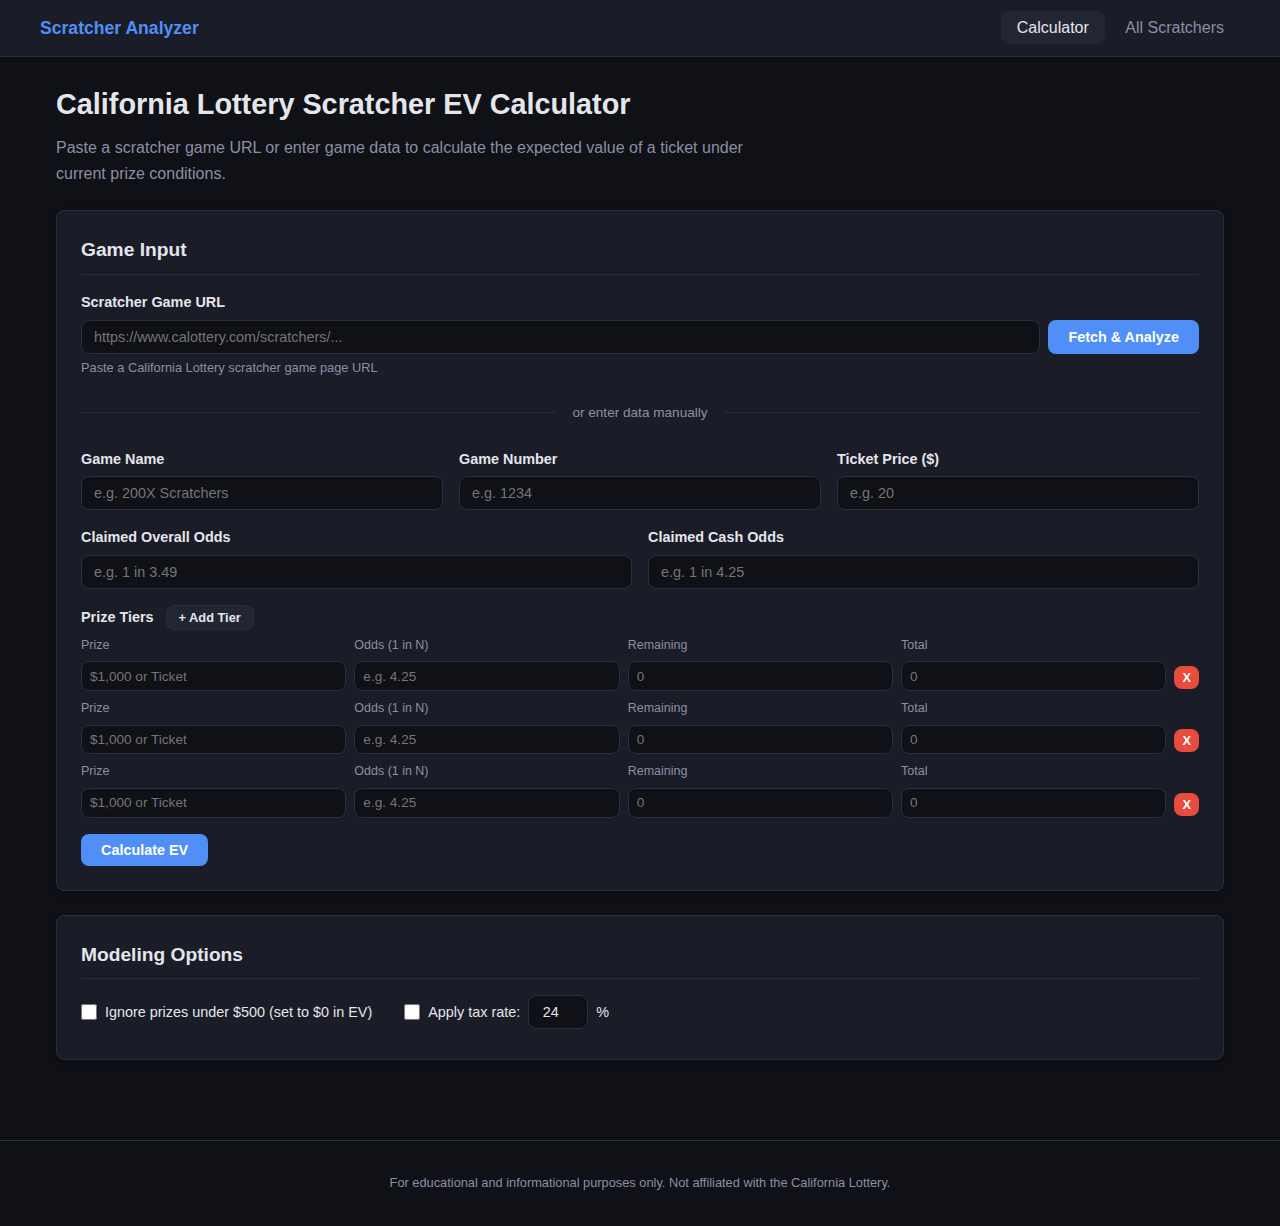
<file: index.html>
<!DOCTYPE html>
<html lang="en">
<head>
    <meta charset="UTF-8">
    <meta name="viewport" content="width=device-width, initial-scale=1.0">
    <title>CA Lottery Scratcher Value Analyzer</title>
    <link rel="stylesheet" href="style.css">
</head>
<body>
    <nav>
        <div class="nav-inner">
            <a href="index.html" class="nav-brand">Scratcher Analyzer</a>
            <div class="nav-links">
                <a href="index.html" class="active">Calculator</a>
                <a href="scratchers.html">All Scratchers</a>
            </div>
        </div>
    </nav>

    <main>
        <section class="hero">
            <h1>California Lottery Scratcher EV Calculator</h1>
            <p>Paste a scratcher game URL or enter game data to calculate the expected value of a ticket under current prize conditions.</p>
        </section>

        <section class="input-section card">
            <h2>Game Input</h2>
            <div class="input-group">
                <label for="game-url">Scratcher Game URL</label>
                <div class="url-row">
                    <input type="text" id="game-url" placeholder="https://www.calottery.com/scratchers/..." />
                    <button id="fetch-btn" class="btn btn-primary">Fetch &amp; Analyze</button>
                </div>
                <small class="help-text">Paste a California Lottery scratcher game page URL</small>
            </div>
            <div class="divider"><span>or enter data manually</span></div>
            <div class="manual-input">
                <div class="input-row">
                    <div class="input-group">
                        <label for="game-name">Game Name</label>
                        <input type="text" id="game-name" placeholder="e.g. 200X Scratchers" />
                    </div>
                    <div class="input-group">
                        <label for="game-number">Game Number</label>
                        <input type="text" id="game-number" placeholder="e.g. 1234" />
                    </div>
                    <div class="input-group">
                        <label for="ticket-price">Ticket Price ($)</label>
                        <input type="number" id="ticket-price" min="1" step="1" placeholder="e.g. 20" />
                    </div>
                </div>
                <div class="input-row">
                    <div class="input-group">
                        <label for="claimed-odds">Claimed Overall Odds</label>
                        <input type="text" id="claimed-odds" placeholder="e.g. 1 in 3.49" />
                    </div>
                    <div class="input-group">
                        <label for="claimed-cash-odds">Claimed Cash Odds</label>
                        <input type="text" id="claimed-cash-odds" placeholder="e.g. 1 in 4.25" />
                    </div>
                </div>
                <div class="input-group">
                    <label>Prize Tiers <button id="add-tier-btn" class="btn btn-small">+ Add Tier</button></label>
                    <div id="tier-container">
                        <!-- Tier rows added dynamically -->
                    </div>
                </div>
                <button id="calc-btn" class="btn btn-primary">Calculate EV</button>
            </div>
        </section>

        <section class="options-section card">
            <h2>Modeling Options</h2>
            <div class="options-row">
                <label class="checkbox-label">
                    <input type="checkbox" id="ignore-under-500" />
                    Ignore prizes under $500 (set to $0 in EV)
                </label>
                <label class="checkbox-label">
                    <input type="checkbox" id="apply-tax" />
                    Apply tax rate:
                    <input type="number" id="tax-rate" value="24" min="0" max="100" step="1" class="inline-input" />%
                </label>
            </div>
        </section>

        <section id="results-section" class="results-section card" style="display:none;">
            <h2>Results</h2>
            <div id="metadata" class="metadata-grid">
                <!-- Filled by JS -->
            </div>
            <div class="ev-result" id="ev-result">
                <!-- EV display -->
            </div>
            <h3>Reconstructed Prize Table</h3>
            <div class="table-wrapper">
                <table id="prize-table">
                    <thead>
                        <tr>
                            <th>Prize</th>
                            <th>Odds Text</th>
                            <th>Remaining</th>
                            <th>Original Total</th>
                            <th>Parsed N</th>
                            <th>Tier Ticket Est.</th>
                            <th>Tier Probability</th>
                            <th>Adjusted Value</th>
                            <th>EV Contribution</th>
                        </tr>
                    </thead>
                    <tbody id="prize-table-body">
                    </tbody>
                </table>
            </div>
            <div id="math-example" class="math-example card">
                <!-- Math example -->
            </div>
        </section>

        <section id="error-section" class="error-section card" style="display:none;">
            <h2>Error</h2>
            <p id="error-message"></p>
        </section>
    </main>

    <footer>
        <p>For educational and informational purposes only. Not affiliated with the California Lottery.</p>
    </footer>

    <script src="script.js"></script>
</body>
</html>
</file>
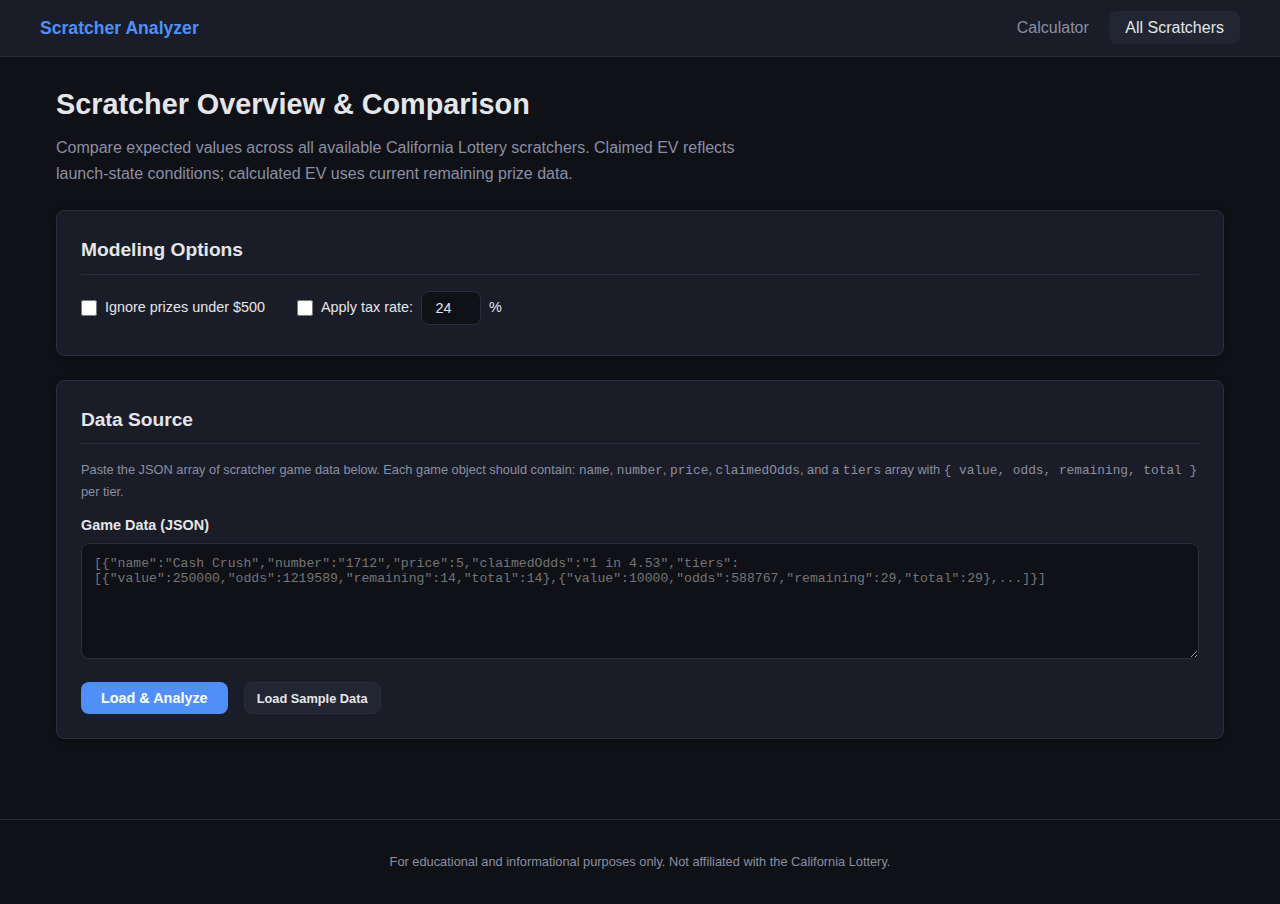
<file: scratchers.html>
<!DOCTYPE html>
<html lang="en">
<head>
    <meta charset="UTF-8">
    <meta name="viewport" content="width=device-width, initial-scale=1.0">
    <title>All Scratchers — CA Lottery Analyzer</title>
    <link rel="stylesheet" href="style.css">
</head>
<body>
    <nav>
        <div class="nav-inner">
            <a href="index.html" class="nav-brand">Scratcher Analyzer</a>
            <div class="nav-links">
                <a href="index.html">Calculator</a>
                <a href="scratchers.html" class="active">All Scratchers</a>
            </div>
        </div>
    </nav>

    <main>
        <section class="hero">
            <h1>Scratcher Overview &amp; Comparison</h1>
            <p>Compare expected values across all available California Lottery scratchers. Claimed EV reflects launch-state conditions; calculated EV uses current remaining prize data.</p>
        </section>

        <section class="card">
            <h2>Modeling Options</h2>
            <div class="options-row">
                <label class="checkbox-label">
                    <input type="checkbox" id="ignore-under-500" />
                    Ignore prizes under $500
                </label>
                <label class="checkbox-label">
                    <input type="checkbox" id="apply-tax" />
                    Apply tax rate:
                    <input type="number" id="tax-rate" value="24" min="0" max="100" step="1" class="inline-input" />%
                </label>
            </div>
        </section>

        <section class="card">
            <h2>Data Source</h2>
            <p class="help-text" style="margin-bottom:0.75rem;">
                Paste the JSON array of scratcher game data below. Each game object should contain:
                <code>name</code>, <code>number</code>, <code>price</code>, <code>claimedOdds</code>,
                and a <code>tiers</code> array with <code>{ value, odds, remaining, total }</code> per tier.
            </p>
            <div class="input-group">
                <label for="json-input">Game Data (JSON)</label>
                <textarea id="json-input" rows="6" style="width:100%;background:var(--bg);color:var(--text);border:1px solid var(--border);border-radius:var(--radius);padding:0.75rem;font-family:monospace;font-size:0.82rem;resize:vertical;" placeholder='[{"name":"Cash Crush","number":"1712","price":5,"claimedOdds":"1 in 4.53","tiers":[{"value":250000,"odds":1219589,"remaining":14,"total":14},{"value":10000,"odds":588767,"remaining":29,"total":29},...]}]'></textarea>
            </div>
            <div style="display:flex;gap:0.5rem;flex-wrap:wrap;">
                <button id="load-json-btn" class="btn btn-primary">Load &amp; Analyze</button>
                <button id="load-sample-btn" class="btn btn-small">Load Sample Data</button>
            </div>
        </section>

        <section id="results-section" class="card" style="display:none;">
            <h2>All Scratchers <span id="game-count" class="help-text"></span></h2>
            <div class="table-wrapper">
                <table id="scratchers-table">
                    <thead>
                        <tr>
                            <th class="sortable" data-key="price">Price <span class="sort-arrow"></span></th>
                            <th class="sortable" data-key="name">Game <span class="sort-arrow"></span></th>
                            <th class="sortable" data-key="number">Number <span class="sort-arrow"></span></th>
                            <th class="sortable" data-key="claimedOddsVal">Claimed Odds <span class="sort-arrow"></span></th>
                            <th class="sortable" data-key="calcOddsVal">Calc Odds <span class="sort-arrow"></span></th>
                            <th class="sortable" data-key="claimedEV">Claimed EV <span class="sort-arrow"></span></th>
                            <th class="sortable" data-key="calcEV">Calc EV <span class="sort-arrow"></span></th>
                            <th class="sortable" data-key="deltaPercent">EV Delta <span class="sort-arrow"></span></th>
                        </tr>
                    </thead>
                    <tbody id="scratchers-body">
                    </tbody>
                </table>
            </div>
        </section>

        <section id="error-section" class="error-section card" style="display:none;">
            <h2>Error</h2>
            <p id="error-message"></p>
        </section>
    </main>

    <footer>
        <p>For educational and informational purposes only. Not affiliated with the California Lottery.</p>
    </footer>

    <script src="scratchers.js"></script>
</body>
</html>
</file>
<file: style.css>
/* === Reset & Base === */
*, *::before, *::after {
    box-sizing: border-box;
    margin: 0;
    padding: 0;
}

:root {
    --bg: #0f1117;
    --surface: #1a1d27;
    --surface-hover: #222632;
    --border: #2a2e3a;
    --text: #e4e6eb;
    --text-muted: #8b8fa3;
    --primary: #4f8ff7;
    --primary-hover: #3a7be0;
    --positive: #2ecc71;
    --negative: #e74c3c;
    --warning: #f39c12;
    --radius: 8px;
    --shadow: 0 2px 8px rgba(0,0,0,0.3);
}

body {
    font-family: -apple-system, BlinkMacSystemFont, 'Segoe UI', Roboto, Oxygen, sans-serif;
    background: var(--bg);
    color: var(--text);
    line-height: 1.6;
    min-height: 100vh;
}

/* === Nav === */
nav {
    background: var(--surface);
    border-bottom: 1px solid var(--border);
    padding: 0 1rem;
    position: sticky;
    top: 0;
    z-index: 100;
}

.nav-inner {
    max-width: 1200px;
    margin: 0 auto;
    display: flex;
    align-items: center;
    justify-content: space-between;
    height: 56px;
}

.nav-brand {
    font-weight: 700;
    font-size: 1.1rem;
    color: var(--primary);
    text-decoration: none;
}

.nav-links a {
    color: var(--text-muted);
    text-decoration: none;
    padding: 0.5rem 1rem;
    border-radius: var(--radius);
    transition: color 0.2s, background 0.2s;
}

.nav-links a:hover,
.nav-links a.active {
    color: var(--text);
    background: var(--surface-hover);
}

/* === Layout === */
main {
    max-width: 1200px;
    margin: 0 auto;
    padding: 1.5rem 1rem;
}

.hero {
    margin-bottom: 1.5rem;
}

.hero h1 {
    font-size: 1.8rem;
    font-weight: 700;
    margin-bottom: 0.5rem;
}

.hero p {
    color: var(--text-muted);
    max-width: 700px;
}

/* === Card === */
.card {
    background: var(--surface);
    border: 1px solid var(--border);
    border-radius: var(--radius);
    padding: 1.5rem;
    margin-bottom: 1.5rem;
    box-shadow: var(--shadow);
}

.card h2 {
    font-size: 1.2rem;
    margin-bottom: 1rem;
    padding-bottom: 0.5rem;
    border-bottom: 1px solid var(--border);
}

.card h3 {
    font-size: 1.05rem;
    margin: 1.5rem 0 0.75rem;
}

/* === Form Elements === */
input[type="text"],
input[type="number"],
input[type="url"],
select {
    background: var(--bg);
    border: 1px solid var(--border);
    color: var(--text);
    padding: 0.5rem 0.75rem;
    border-radius: var(--radius);
    font-size: 0.9rem;
    width: 100%;
    transition: border-color 0.2s;
}

input:focus {
    outline: none;
    border-color: var(--primary);
}

.inline-input {
    width: 60px !important;
    display: inline-block;
    text-align: center;
}

label {
    display: block;
    font-weight: 600;
    margin-bottom: 0.35rem;
    font-size: 0.9rem;
}

.input-group {
    margin-bottom: 1rem;
    flex: 1;
}

.input-row {
    display: flex;
    gap: 1rem;
    flex-wrap: wrap;
}

.input-row .input-group {
    min-width: 150px;
}

.url-row {
    display: flex;
    gap: 0.5rem;
}

.url-row input {
    flex: 1;
}

.help-text {
    color: var(--text-muted);
    font-size: 0.8rem;
    margin-top: 0.25rem;
    display: block;
}

/* === Divider === */
.divider {
    display: flex;
    align-items: center;
    margin: 1.5rem 0;
    color: var(--text-muted);
    font-size: 0.85rem;
}

.divider::before,
.divider::after {
    content: '';
    flex: 1;
    border-bottom: 1px solid var(--border);
}

.divider span {
    padding: 0 1rem;
}

/* === Buttons === */
.btn {
    display: inline-flex;
    align-items: center;
    justify-content: center;
    padding: 0.5rem 1.25rem;
    border: none;
    border-radius: var(--radius);
    font-size: 0.9rem;
    font-weight: 600;
    cursor: pointer;
    transition: background 0.2s, opacity 0.2s;
    white-space: nowrap;
}

.btn:disabled {
    opacity: 0.5;
    cursor: not-allowed;
}

.btn-primary {
    background: var(--primary);
    color: #fff;
}

.btn-primary:hover:not(:disabled) {
    background: var(--primary-hover);
}

.btn-small {
    padding: 0.25rem 0.75rem;
    font-size: 0.8rem;
    background: var(--surface-hover);
    color: var(--text);
    border: 1px solid var(--border);
    margin-left: 0.5rem;
}

.btn-small:hover {
    background: var(--border);
}

.btn-danger {
    background: var(--negative);
    color: #fff;
    padding: 0.25rem 0.5rem;
    font-size: 0.8rem;
}

/* === Checkbox === */
.checkbox-label {
    display: flex;
    align-items: center;
    gap: 0.5rem;
    font-weight: 400;
    font-size: 0.9rem;
    cursor: pointer;
}

.checkbox-label input[type="checkbox"] {
    width: 16px;
    height: 16px;
    accent-color: var(--primary);
}

.options-row {
    display: flex;
    gap: 2rem;
    flex-wrap: wrap;
}

/* === Tier Row === */
.tier-row {
    display: flex;
    gap: 0.5rem;
    align-items: flex-end;
    margin-bottom: 0.5rem;
    flex-wrap: wrap;
}

.tier-row .input-group {
    margin-bottom: 0;
    flex: 1;
    min-width: 100px;
}

.tier-row label {
    font-weight: 400;
    font-size: 0.78rem;
    color: var(--text-muted);
}

.tier-row input {
    font-size: 0.85rem;
    padding: 0.4rem 0.5rem;
}

.tier-row .btn-danger {
    flex-shrink: 0;
    align-self: flex-end;
    margin-bottom: 2px;
}

/* === Metadata Grid === */
.metadata-grid {
    display: grid;
    grid-template-columns: repeat(auto-fill, minmax(200px, 1fr));
    gap: 0.75rem;
    margin-bottom: 1.5rem;
}

.meta-item {
    background: var(--bg);
    padding: 0.75rem;
    border-radius: var(--radius);
    border: 1px solid var(--border);
}

.meta-item .meta-label {
    font-size: 0.75rem;
    color: var(--text-muted);
    text-transform: uppercase;
    letter-spacing: 0.5px;
    margin-bottom: 0.25rem;
}

.meta-item .meta-value {
    font-size: 1.05rem;
    font-weight: 600;
}

/* === EV Result === */
.ev-result {
    text-align: center;
    padding: 1.5rem;
    border-radius: var(--radius);
    margin-bottom: 1.5rem;
}

.ev-result.positive {
    background: rgba(46, 204, 113, 0.1);
    border: 1px solid rgba(46, 204, 113, 0.3);
}

.ev-result.negative {
    background: rgba(231, 76, 60, 0.1);
    border: 1px solid rgba(231, 76, 60, 0.3);
}

.ev-label {
    font-size: 0.9rem;
    color: var(--text-muted);
    margin-bottom: 0.25rem;
}

.ev-value {
    font-size: 2rem;
    font-weight: 700;
}

.ev-value.positive {
    color: var(--positive);
}

.ev-value.negative {
    color: var(--negative);
}

.ev-sub {
    font-size: 0.85rem;
    color: var(--text-muted);
    margin-top: 0.25rem;
}

/* === Table === */
.table-wrapper {
    overflow-x: auto;
    margin-bottom: 1rem;
}

table {
    width: 100%;
    border-collapse: collapse;
    font-size: 0.85rem;
}

th, td {
    padding: 0.6rem 0.75rem;
    text-align: right;
    border-bottom: 1px solid var(--border);
    white-space: nowrap;
}

th {
    background: var(--bg);
    color: var(--text-muted);
    font-weight: 600;
    text-transform: uppercase;
    font-size: 0.72rem;
    letter-spacing: 0.5px;
    position: sticky;
    top: 0;
}

th:first-child,
td:first-child {
    text-align: left;
}

tr:hover td {
    background: var(--surface-hover);
}

/* === Math Example === */
.math-example {
    background: var(--bg);
    border: 1px solid var(--border);
    font-size: 0.85rem;
    line-height: 1.8;
}

.math-example h4 {
    margin-bottom: 0.5rem;
}

.math-example code {
    background: var(--surface-hover);
    padding: 0.15rem 0.4rem;
    border-radius: 4px;
    font-size: 0.82rem;
}

/* === Error === */
.error-section {
    border-color: var(--negative);
}

.error-section h2 {
    color: var(--negative);
}

/* === Badge === */
.badge {
    display: inline-block;
    padding: 0.15rem 0.5rem;
    border-radius: 12px;
    font-size: 0.78rem;
    font-weight: 600;
}

.badge-positive {
    background: rgba(46, 204, 113, 0.15);
    color: var(--positive);
}

.badge-negative {
    background: rgba(231, 76, 60, 0.15);
    color: var(--negative);
}

.badge-neutral {
    background: rgba(243, 156, 18, 0.15);
    color: var(--warning);
}

/* === Scratchers Page === */
.filter-bar {
    display: flex;
    gap: 1rem;
    flex-wrap: wrap;
    align-items: center;
    margin-bottom: 1rem;
}

.filter-bar .input-group {
    margin-bottom: 0;
    flex: 0 0 auto;
}

.filter-bar select,
.filter-bar input {
    width: auto;
}

.loading-spinner {
    text-align: center;
    padding: 3rem;
    color: var(--text-muted);
}

.loading-spinner::after {
    content: '';
    display: block;
    width: 32px;
    height: 32px;
    margin: 1rem auto;
    border: 3px solid var(--border);
    border-top-color: var(--primary);
    border-radius: 50%;
    animation: spin 0.8s linear infinite;
}

@keyframes spin {
    to { transform: rotate(360deg); }
}

.sortable {
    cursor: pointer;
    user-select: none;
}

.sortable:hover {
    color: var(--text);
}

.sortable .sort-arrow {
    margin-left: 0.25rem;
    font-size: 0.7rem;
}

/* === Footer === */
footer {
    text-align: center;
    padding: 2rem 1rem;
    color: var(--text-muted);
    font-size: 0.8rem;
    border-top: 1px solid var(--border);
    margin-top: 2rem;
}

/* === Responsive === */
@media (max-width: 768px) {
    .input-row {
        flex-direction: column;
    }

    .url-row {
        flex-direction: column;
    }

    .options-row {
        flex-direction: column;
        gap: 0.75rem;
    }

    .metadata-grid {
        grid-template-columns: repeat(2, 1fr);
    }

    .tier-row {
        flex-direction: column;
        align-items: stretch;
        padding-bottom: 0.75rem;
        border-bottom: 1px solid var(--border);
    }

    .hero h1 {
        font-size: 1.4rem;
    }
}

/* === Scratcher link in overview === */
.game-link {
    color: var(--primary);
    text-decoration: none;
}

.game-link:hover {
    text-decoration: underline;
}

/* === Status text === */
.status-text {
    color: var(--text-muted);
    font-size: 0.85rem;
    padding: 0.5rem 0;
}
</file>
